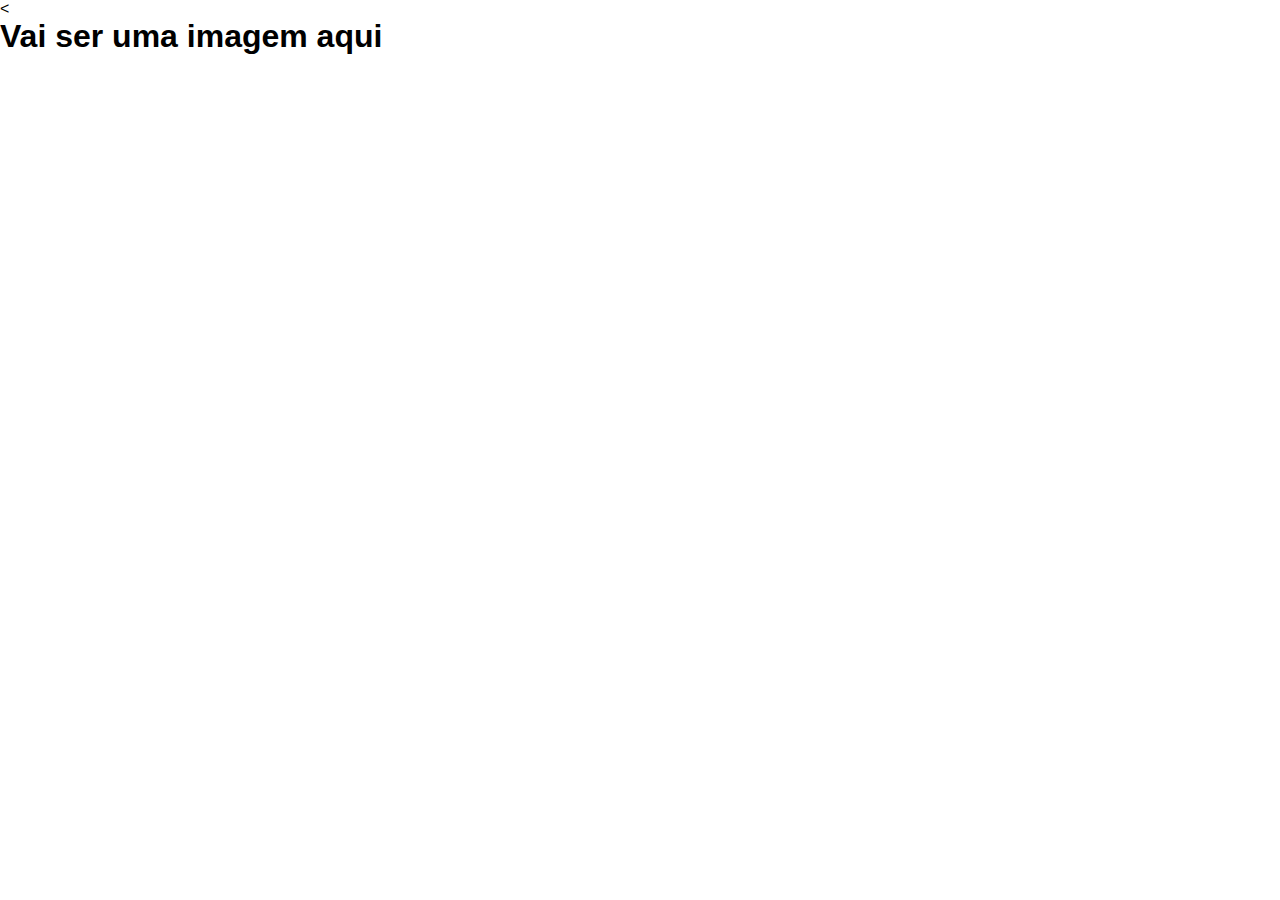
<file: index.htm>
<<!DOCTYPE html>
<html lang="en">
<head>
    <meta charset="UTF-8">
    <meta http-equiv="X-UA-Compatible" content="IE=edge">
    <meta name="viewport" content="width=device-width, initial-scale=1.0">
    <link rel="stylesheet" href="style.css">
    <title>Document</title>
</head>
<body>
    <header>
        <h1>Vai ser uma imagem aqui</h1>
    </header>
</body>
</file>
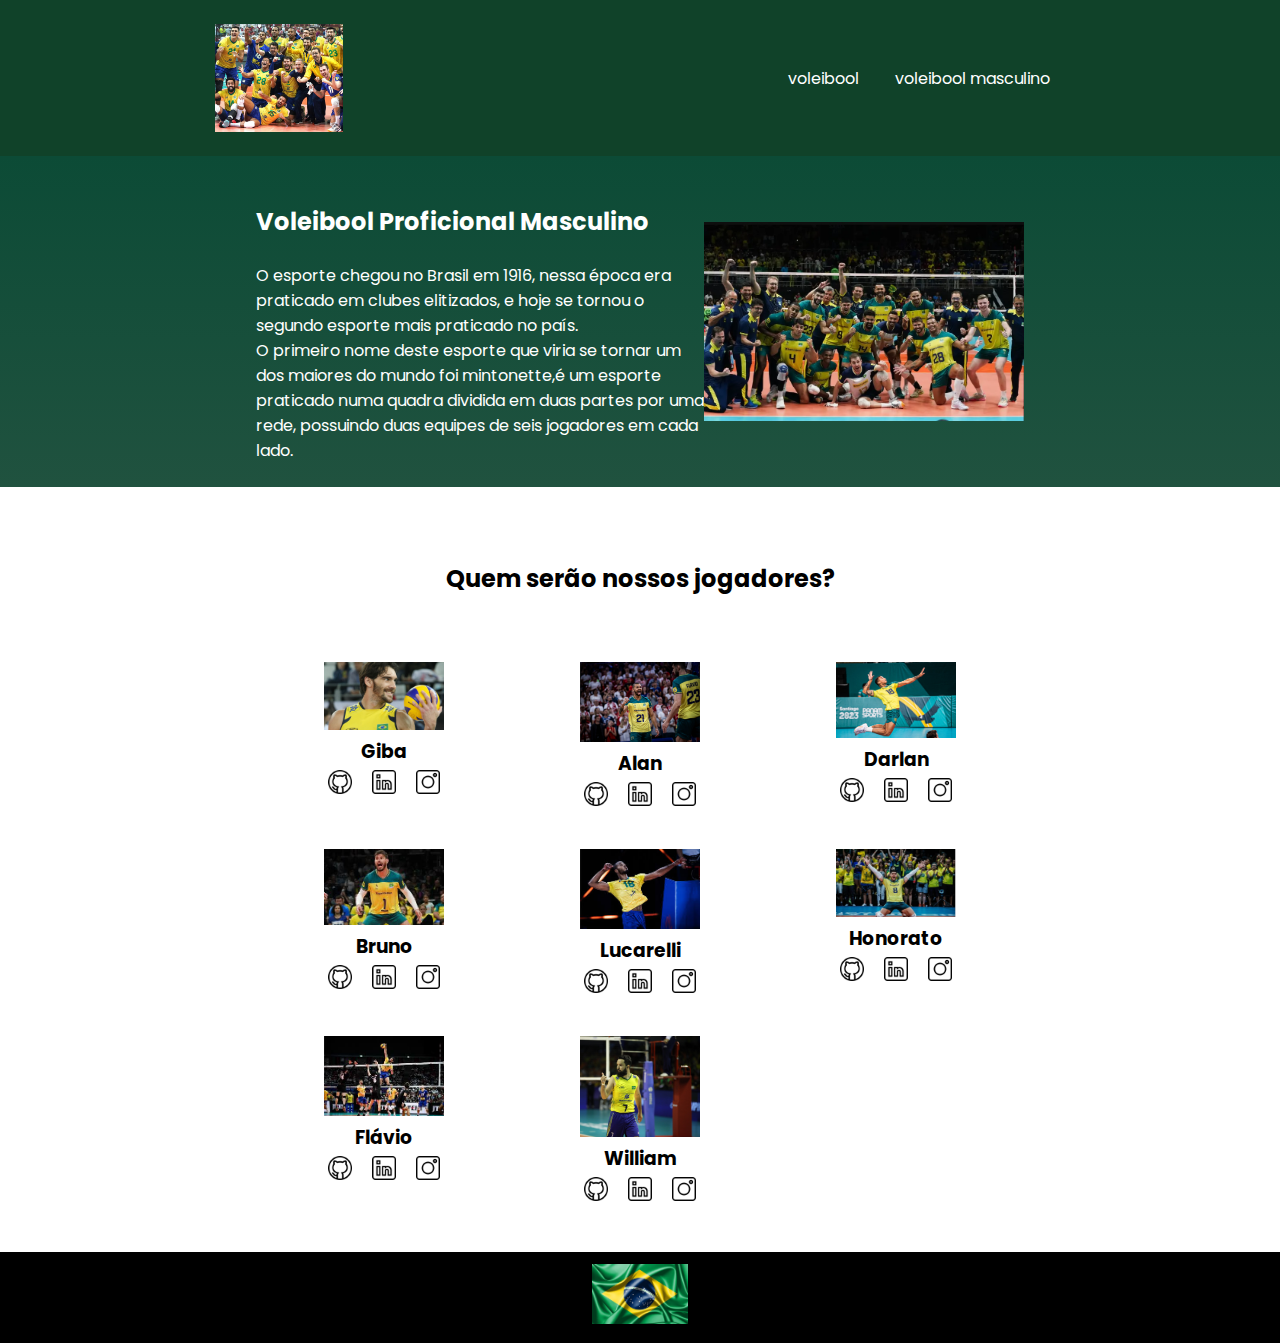
<file: index.html>
<!DOCTYPE html>
<html lang="en">

<head>
    <meta charset="UTF-8">
    <meta http-equiv="X-UA-Compatible" content="IE=edge">
    <meta name="viewport" content="width=device-width, initial-scale=1.0">
    <title>Juliano</title>
    <link rel="stylesheet" href="style.css">
    <link rel="preconnect" href="https://fonts.googleapis.com">
    <link rel="preconnect" href="https://fonts.gstatic.com" crossorigin>
    <link href="https://fonts.googleapis.com/css2?family=Poppins&display=swap" rel="stylesheet">
</head>

<body>
    <header class="cabecalho">
        <img class="cabecalho-imagem" src="jogadores-do-brasil-comemoram-a-conquista-do-bronze-no-mundial-de-volei-1662922574945_v2_1920x1621 (1).jpg" alt="logo da alura start">
        <ul class="cabecalho-lista">
            <li class="cabecalho-lista-item"><a href="#escola">voleibool</a></li>
            <li class="cabecalho-lista-item"><a href="#estudante">voleibool masculino</a></li>
        </ul>
    </header>
    <section id="escola">
        <div class="escola-div-conteudo">
            <h2 class="escola-titulo">Voleibool Proficional Masculino</h2>
            <p class="escola-texto-um">O esporte chegou no Brasil em 1916, nessa época era praticado em clubes elitizados,
                                  e hoje se tornou o segundo esporte mais praticado no país.</p>
            <p class="escola-texto-dois">O primeiro nome deste esporte que viria se tornar um dos maiores do mundo foi mintonette,é um esporte
                                       praticado numa quadra dividida em duas partes por uma rede, possuindo duas equipes de seis jogadores em cada lado.</p>
        </div>
        <img class="escola-imagem" src="Selecao-Brasileira-de-volei-masculino-2.webp" alt="imagem que representa uma professora em sala de aula">
    </section>

    <section id="estudante">
        <h2 class="estudante-titulo">Quem serão nossos jogadores?</h2>
        <div class="estudante-todos">
            <span></span>
            <div class="estudante-div">
                <img class="estudante-imagem" src="maxresdefault.jpg" alt="foto do marcelo">
                <h3 class="estudante-nome">Giba</h3>
                <a href="https://github.com/marcelopaludetto"><img class="estudante-icone" src="github.png"
                        alt="icone github"></a>
                <a href="https://linkedin.com/marcelopaludetto"><img class="estudante-icone" src="linkedin.png"
                        alt="icone linkedin"></a>
                <a href="https://instagram.com/marcelopaludetto"><img class="estudante-icone" src="instagram.png"
                        alt="icone instagram"></a>
            </div>
            <div class="estudante-div">
                <img class="estudante-imagem" src="Divulgação_Volleyball_World.jpg" alt="foto da gabi">
                <h3 class="estudante-nome">Alan</h3>
                <a href="https://github.com/GabrielaM-L"><img class="estudante-icone" src="github.png"
                        alt="icone github"></a>
                <a href="https://www.linkedin.com/in/gabriela-marcomini-de-lima/"><img class="estudante-icone"
                        src="linkedin.png" alt="icone linkedin"></a>
                <a href="https://www.instagram.com/gabriela_marcomini/"><img class="estudante-icone" src="instagram.png"
                        alt="icone instagram"></a>
            </div>
            <div class="estudante-div">
                <img class="estudante-imagem" src="VOL_RB_03.11.2023._6786.jpg" alt="foto da lizandra">
                <h3 class="estudante-nome">Darlan</h3>
                <a href="https://github.com/LizandraDuarte40"><img class="estudante-icone" src="github.png"
                        alt="icone github"></a>
                <a href="https://www.linkedin.com/in/lizandrarlm-duarte/"><img class="estudante-icone"
                        src="linkedin.png" alt="icone linkedin"></a>
                <a href="https://www.instagram.com/lizandrarlm"><img class="estudante-icone" src="instagram.png"
                        alt="icone instagram"></a>
            </div>
            <span></span>
            <span></span>
            <div class="estudante-div">
                <img class="estudante-imagem" src="images.jpeg" alt="foto da joice">
                <h3 class="estudante-nome">Bruno</h3>
                <a href="https://github.com/JoiceAlura"><img class="estudante-icone" src="github.png"
                        alt="icone github"></a>
                <a href="https://www.linkedin.com/in/joicebarbaresco/"><img class="estudante-icone" src="linkedin.png"
                        alt="icone linkedin"></a>
                <a href="https://www.instagram.com/joicebarbaresco/"><img class="estudante-icone" src="instagram.png"
                        alt="icone instagram"></a>
            </div>
            <div class="estudante-div">
                <img class="estudante-imagem" src="images (1).jpeg" alt="foto da maria">
                <h3 class="estudante-nome">Lucarelli</h3>
                <a href="https://github.com/MagePSR"><img class="estudante-icone" src="github.png"
                        alt="icone github"></a>
                <a href="https://www.linkedin.com/in/mariageovanna"><img class="estudante-icone" src="linkedin.png"
                        alt="icone linkedin"></a>
                <a href="https://www.instagram.com/magpsr/"><img class="estudante-icone" src="instagram.png"
                        alt="icone instagram"></a>
            </div>
            <div class="estudante-div">
                <img class="estudante-imagem" src="Henrique-Honorato.jpg" alt="foto da olhe">
                <h3 class="estudante-nome">Honorato</h3>
                <img class="estudante-icone" src="github.png" alt="icone github">
                <a href="https://www.linkedin.com/in/olhe/"><img class="estudante-icone" src="linkedin.png"
                        alt="icone linkedin"></a>
                <a href="https://github.com/olhe12"><img class="estudante-icone" src="instagram.png"
                        alt="icone instagram"></a>
            </div>
            <span></span>
            <span></span>
            <div class="estudante-div">
                <img class="estudante-imagem" src="images (2).jpeg" alt="foto da rafa">
                <h3 class="estudante-nome">Flávio</h3>
                <a href="https://github.com/rafaelamunhoz12"><img class="estudante-icone" src="github.png"
                        alt="icone github"></a>
                <a href="http://linkedin.com/in/rafaela-felix-munhoz-oliveira-02160a10a"><img class="estudante-icone"
                        src="linkedin.png" alt="icone linkedin"></a>
                <a href="https://www.instagram.com/rafafmo/"><img class="estudante-icone" src="instagram.png"
                        alt="icone instagram"></a>
            </div>
            <div class="estudante-div">
                <img class="estudante-imagem" src="william-arjona.jpg" alt="foto da thais">
                <h3 class="estudante-nome">William</h3>
                <a href=""><img class="estudante-icone" src="github.png"
                        alt="icone github"></a>
                <a href="https://www.linkedin.com/in/thais-pianucci-benedicto-54a9a416/"><img class="estudante-icone"
                        src="linkedin.png" alt="icone linkedin"></a>
                <a href="https://www.instagram.com/thaispianucci/"><img class="estudante-icone" src="instagram.png"
                        alt="icone instagram"></a>
            </div>

        </div>
    </section>
    
    <footer class="rodape">
        <img class="rodape-imagem" src="k1Y-iujkE8L._AC_UF894,1000_QL80_ (1).jpg" alt="k">
    </footer>
</body>

</html>
</file>
<file: style.css>
*{
    margin: 0;
    padding: 0;
}
body {
    font-family: 'Poppins', sans-serif;
}
.cabecalho {
    background-color: #104229;
    color: rgb(97, 170, 103);
    display: flex;
    justify-content: space-around;
    align-items: center;
    padding: 24px 0;
}

.cabecalho-imagem{
    width: 10%;
}

.cabecalho-lista-item{
    display: inline-block;
    margin: 0 16px;
    font-size: 16px;
}

.cabecalho-lista-item a{
    text-decoration: none; 
    color: white;
}

.escola-imagem{
    width: 25%;
}

#escola{
    background-image: linear-gradient(#0c4b36,#20523f);
    color:white;
    display: flex;
    justify-content: center;
    align-items: center;
    padding: 24px 0;
}

.escola-div-conteudo{
    width: 35%;
}


.escola-titulo{
    padding: 24px 0;
}

#estudante{
    padding: 24px 0;
}


.estudante-imagem{
    width: 120px;
}

.estudante-icone{
    width: 24px;
    padding: 4px 8px;
}

.estudante-div{
    text-align: center;
    padding: 16px 0;
}

.estudante-titulo{
    text-align: center;
    padding: 50px 0;
}

.estudante-todos{
    display: grid;
    grid-template-columns: 20% 20% 20% 20% 20%;
}

.rodape{
    background-color: black;
    text-align: center;
}

.rodape-imagem{
    height: 60px;
    padding: 12px 0;
   
}
</file>
